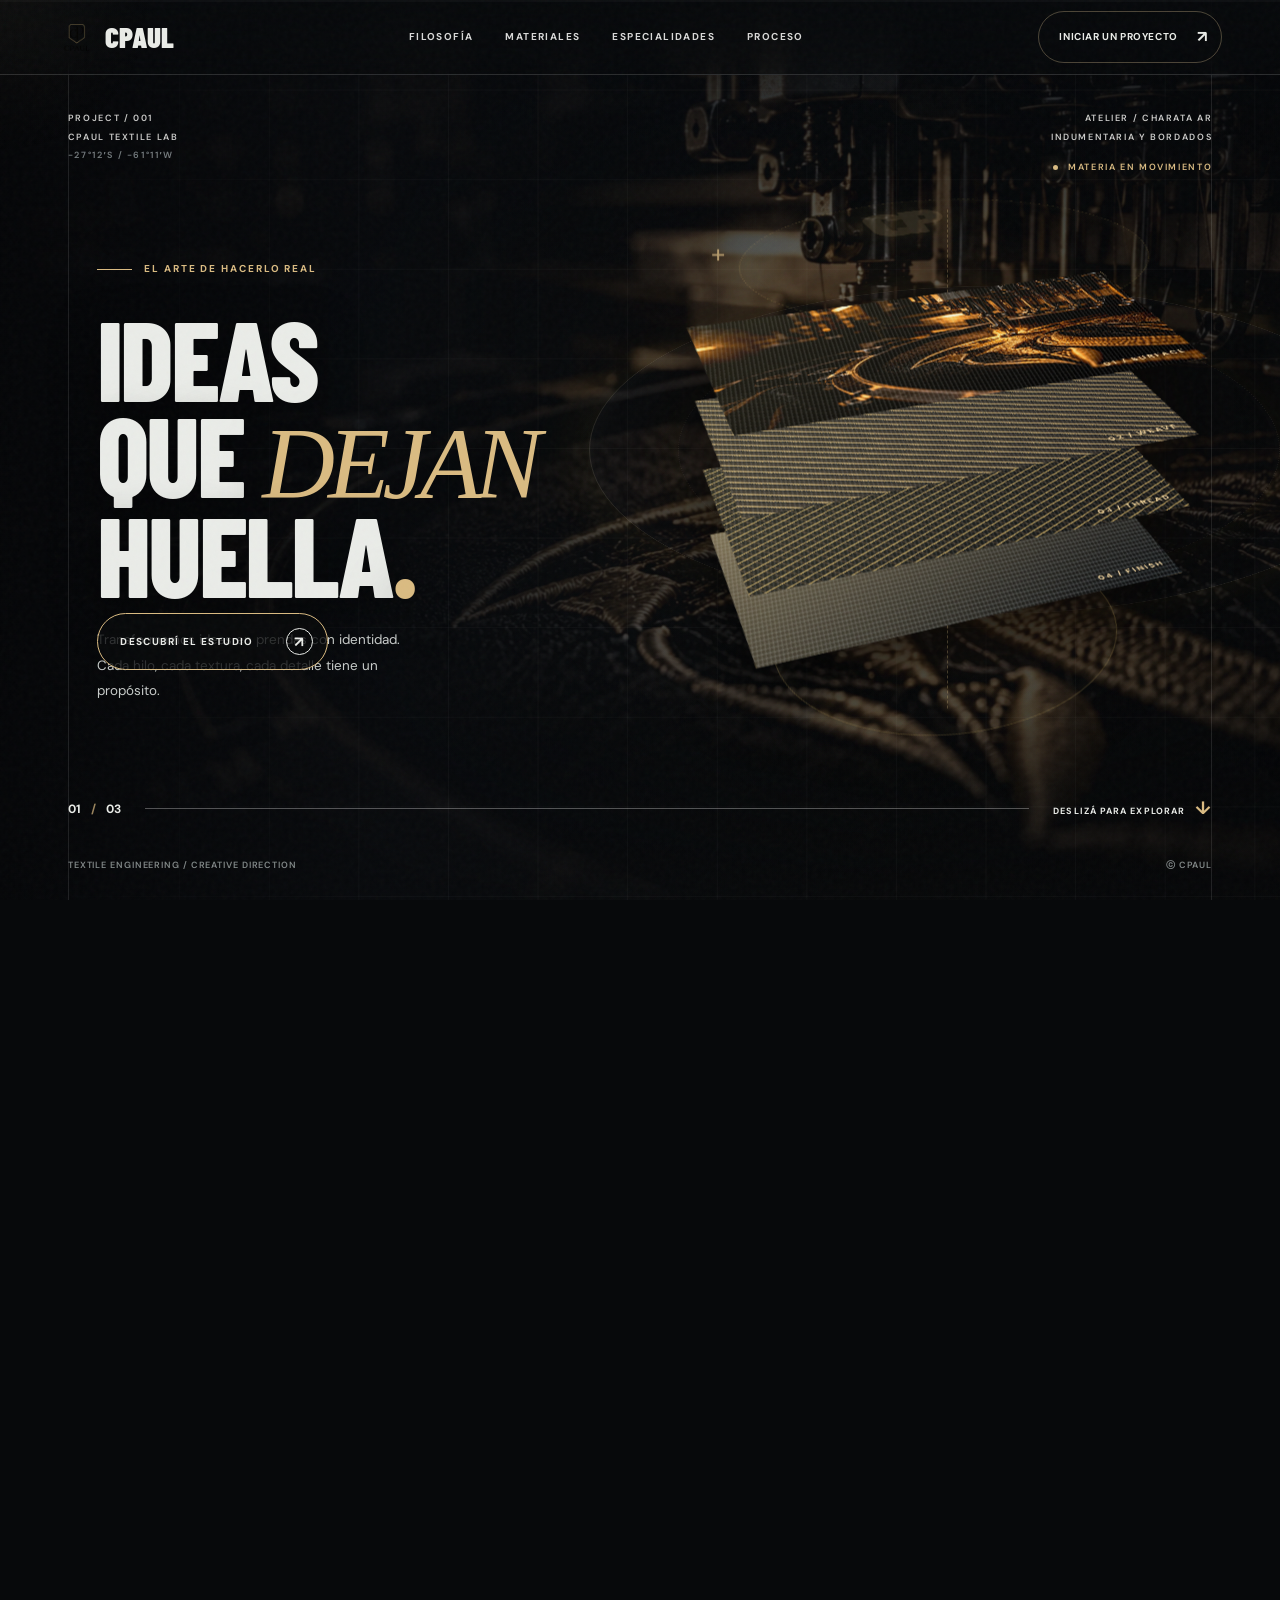
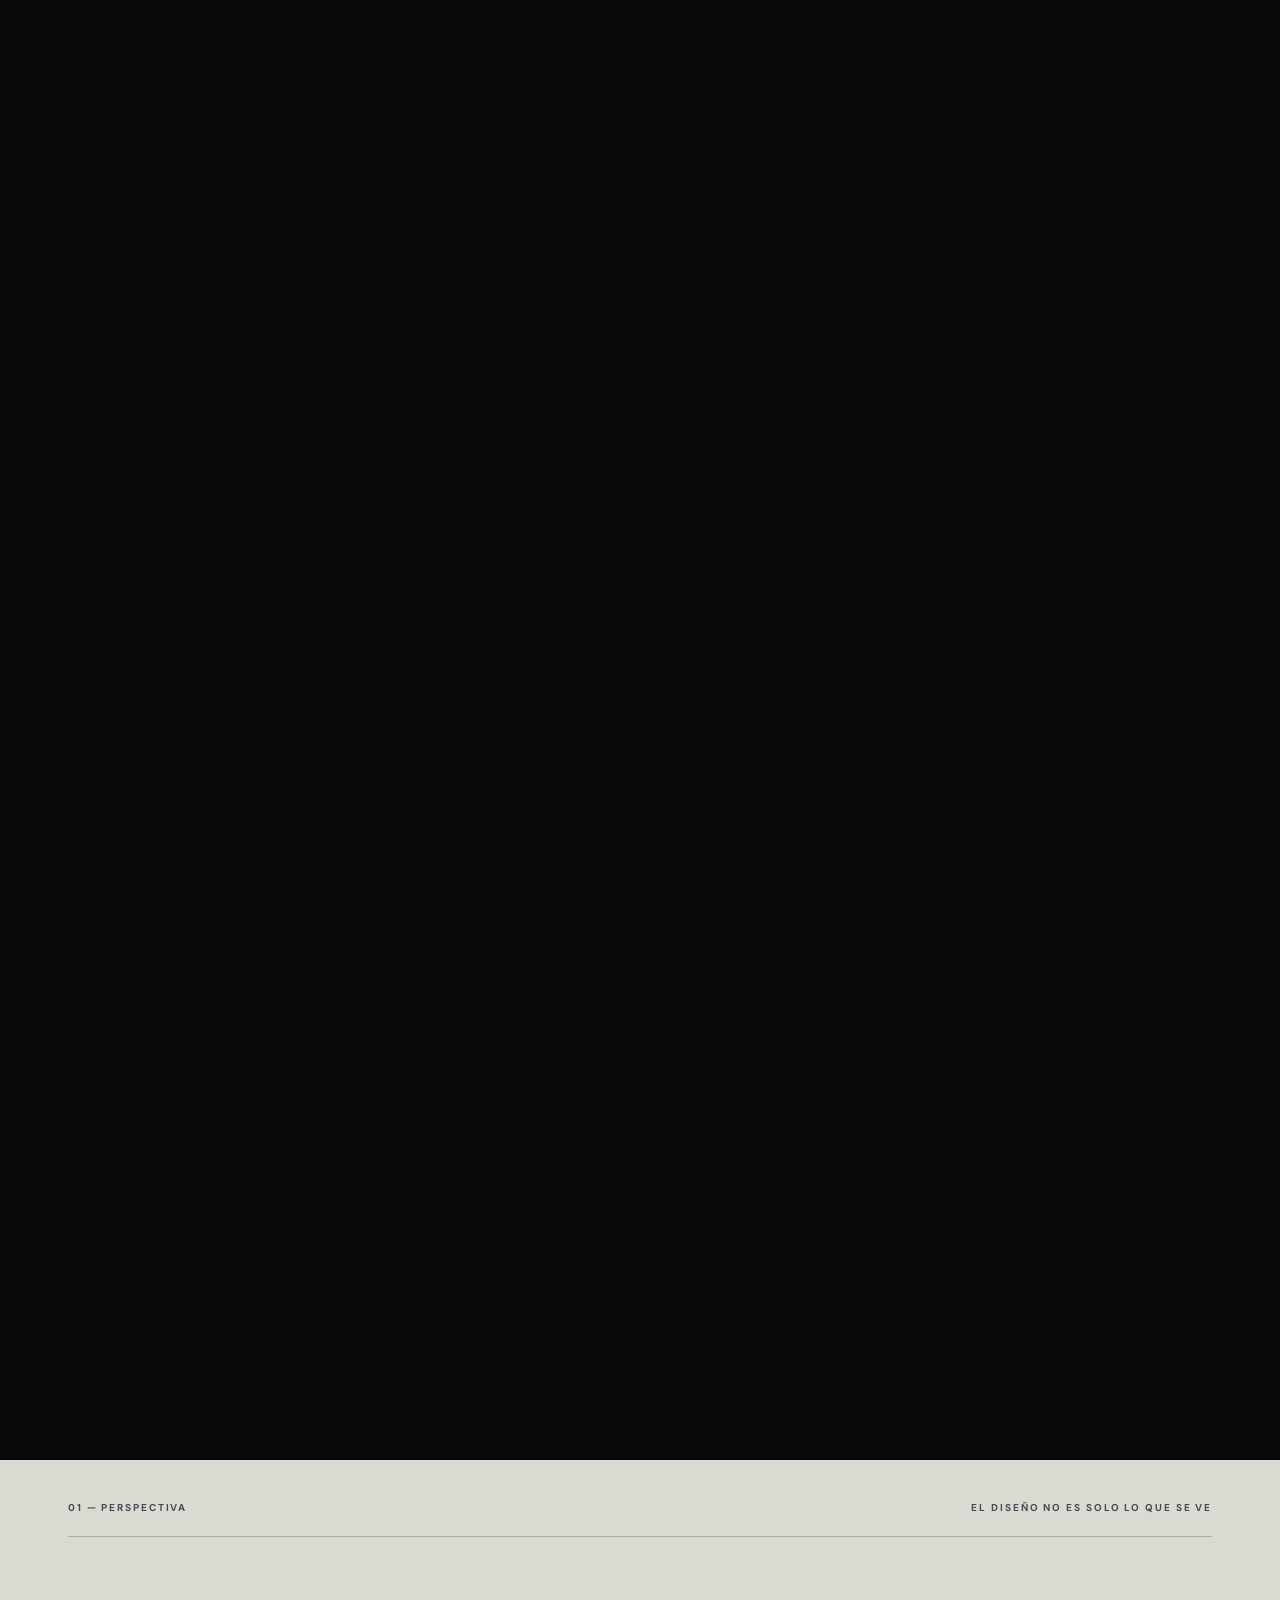
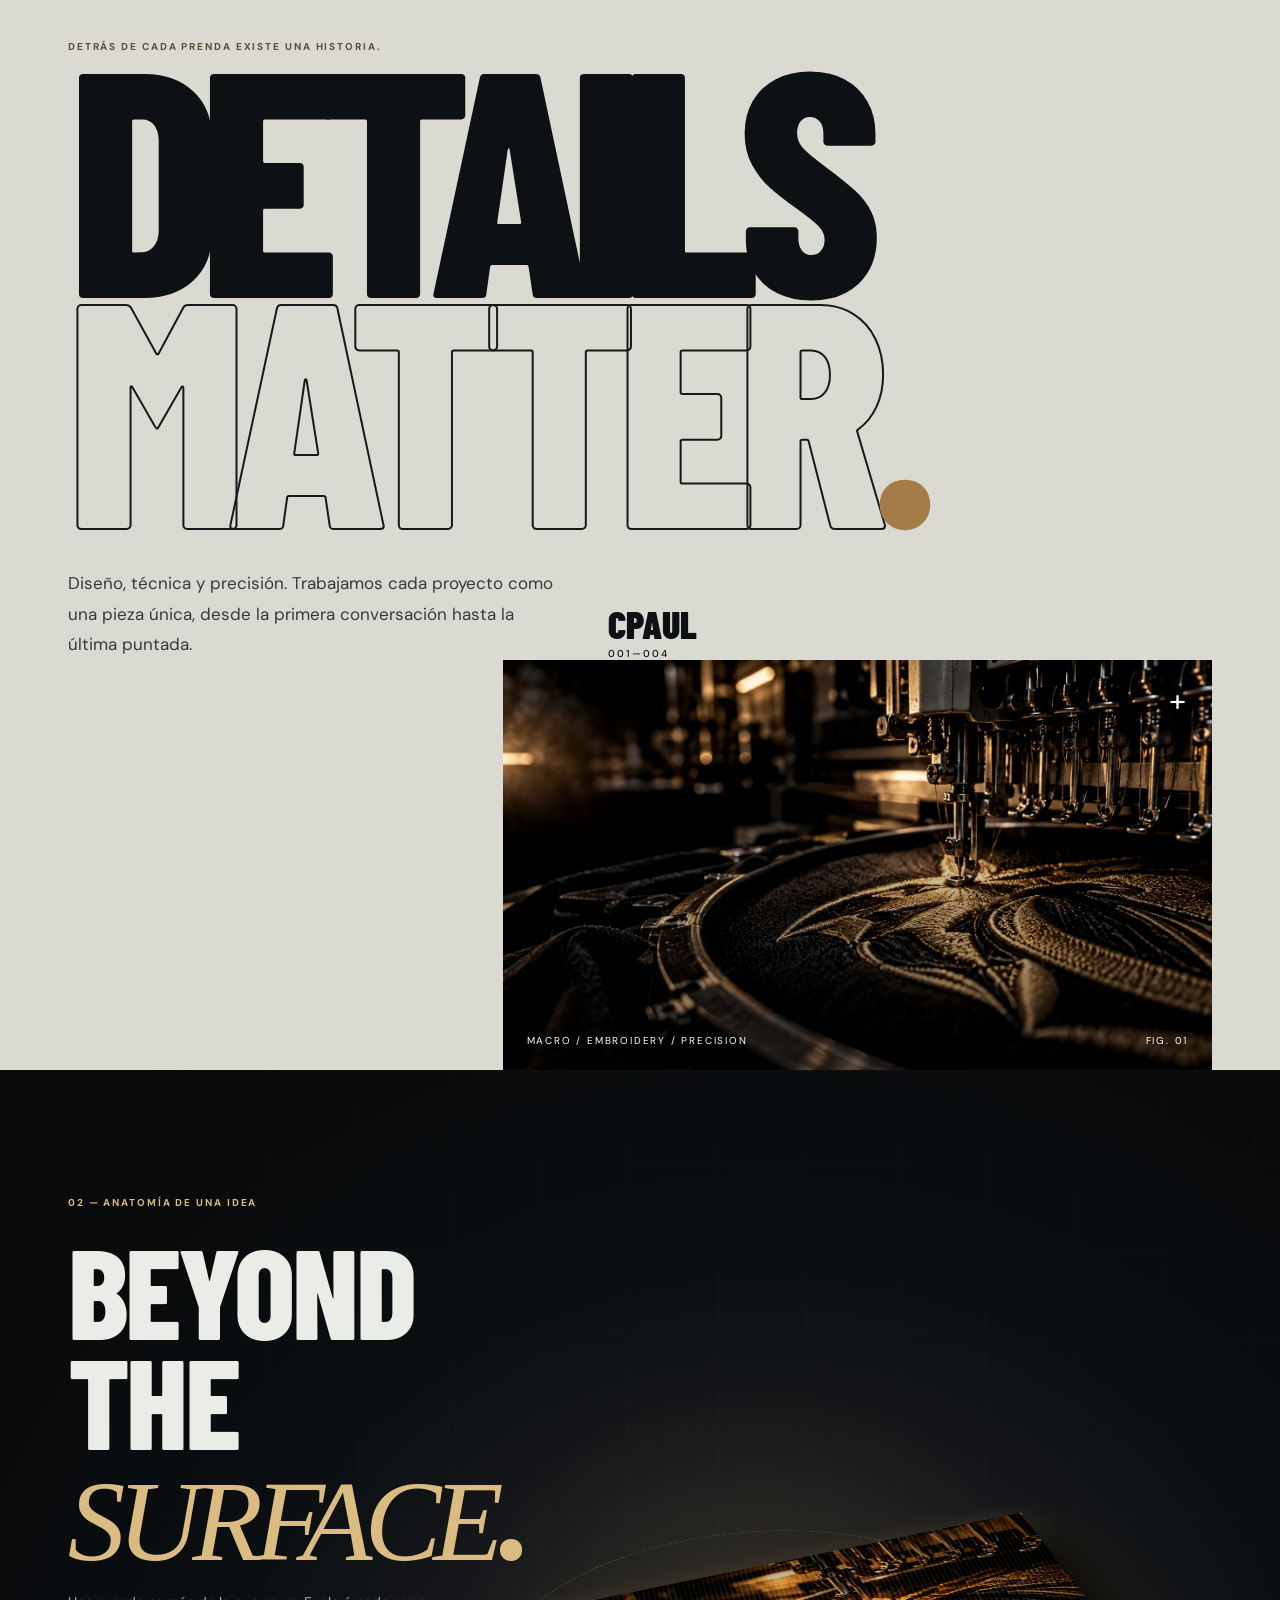
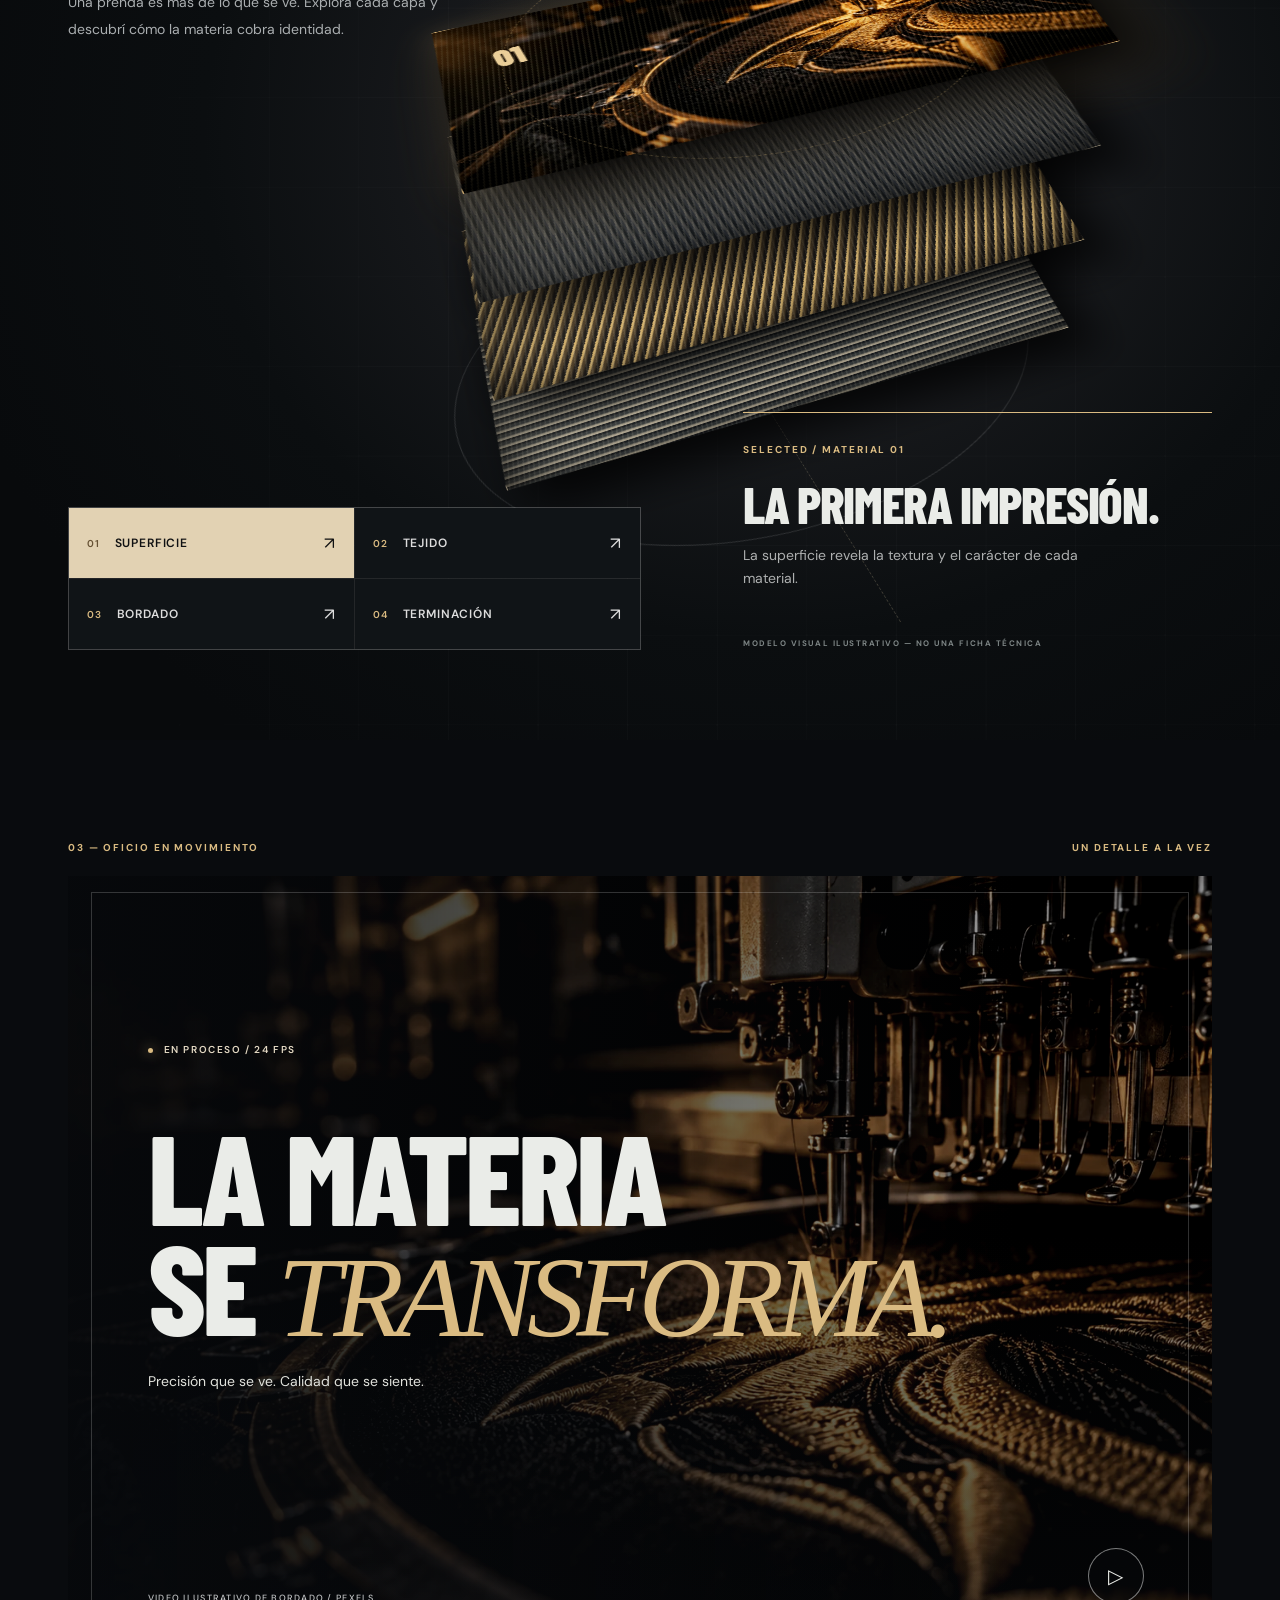
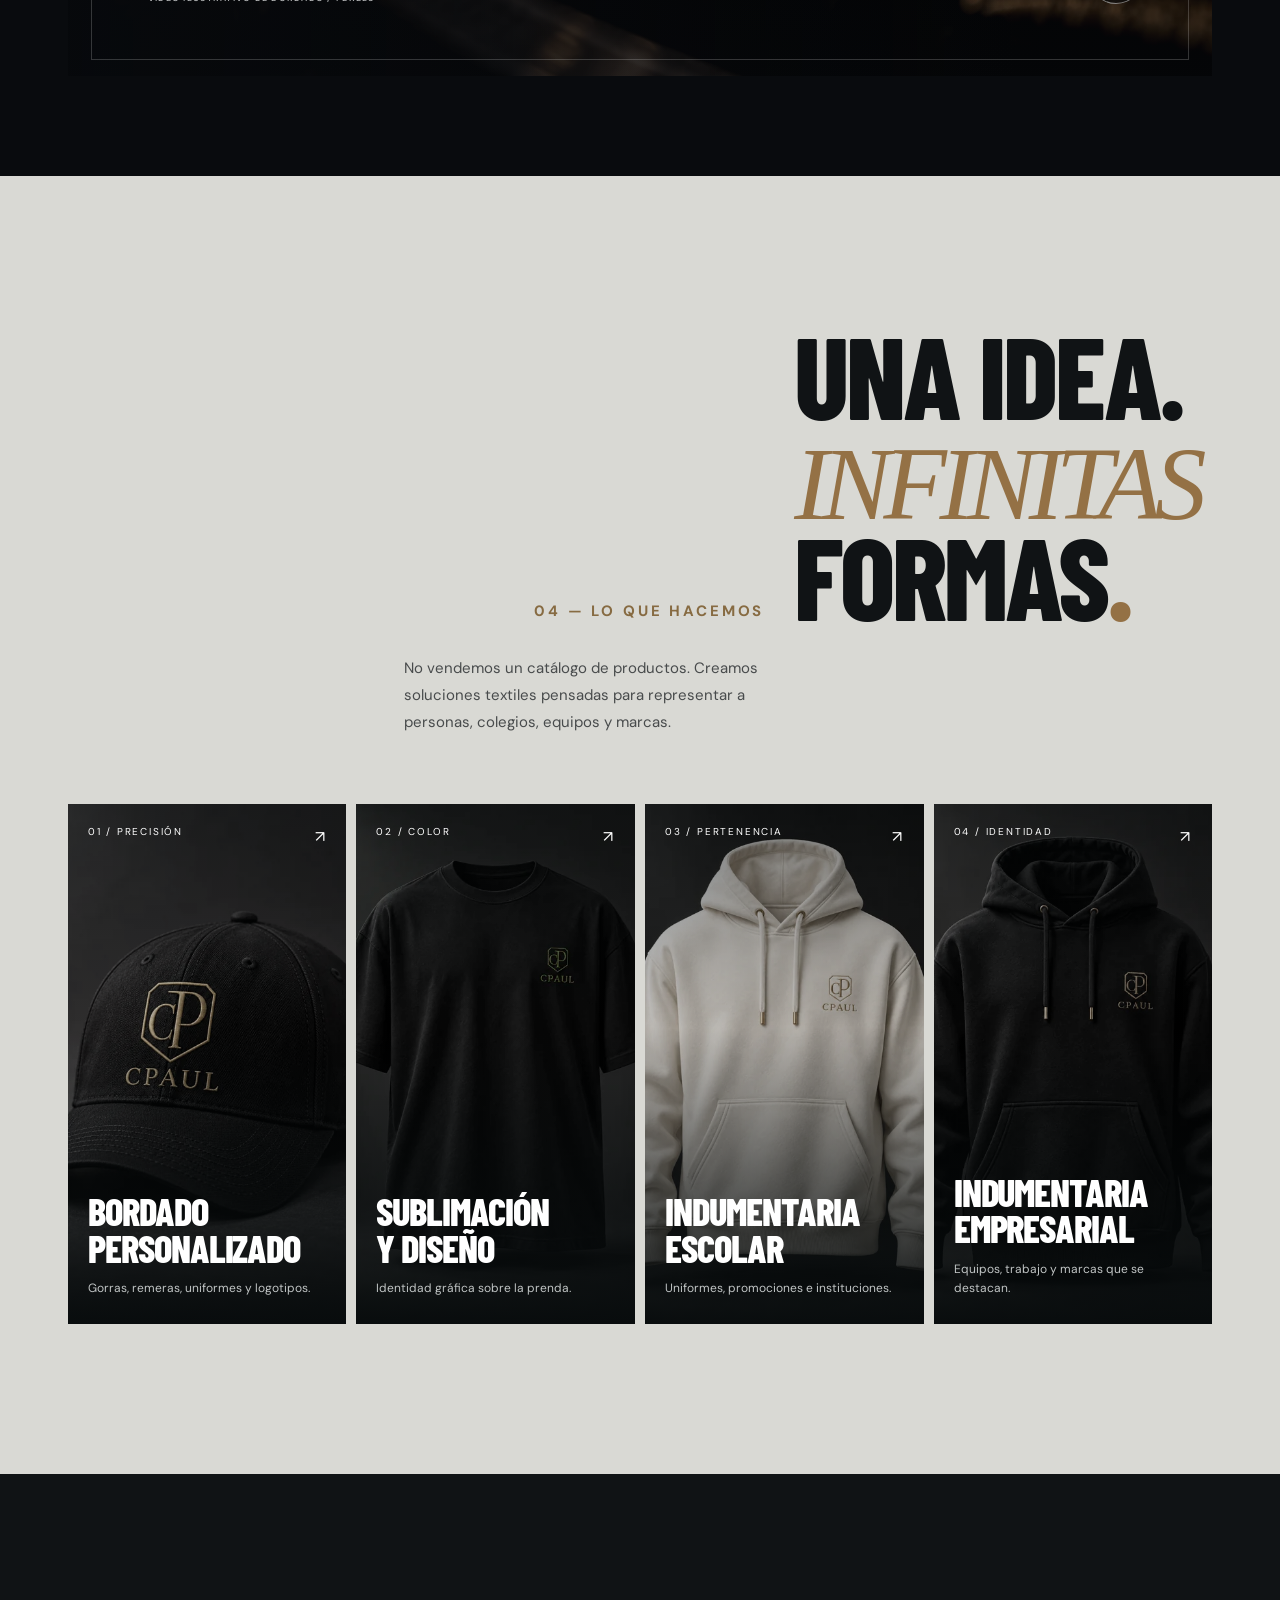
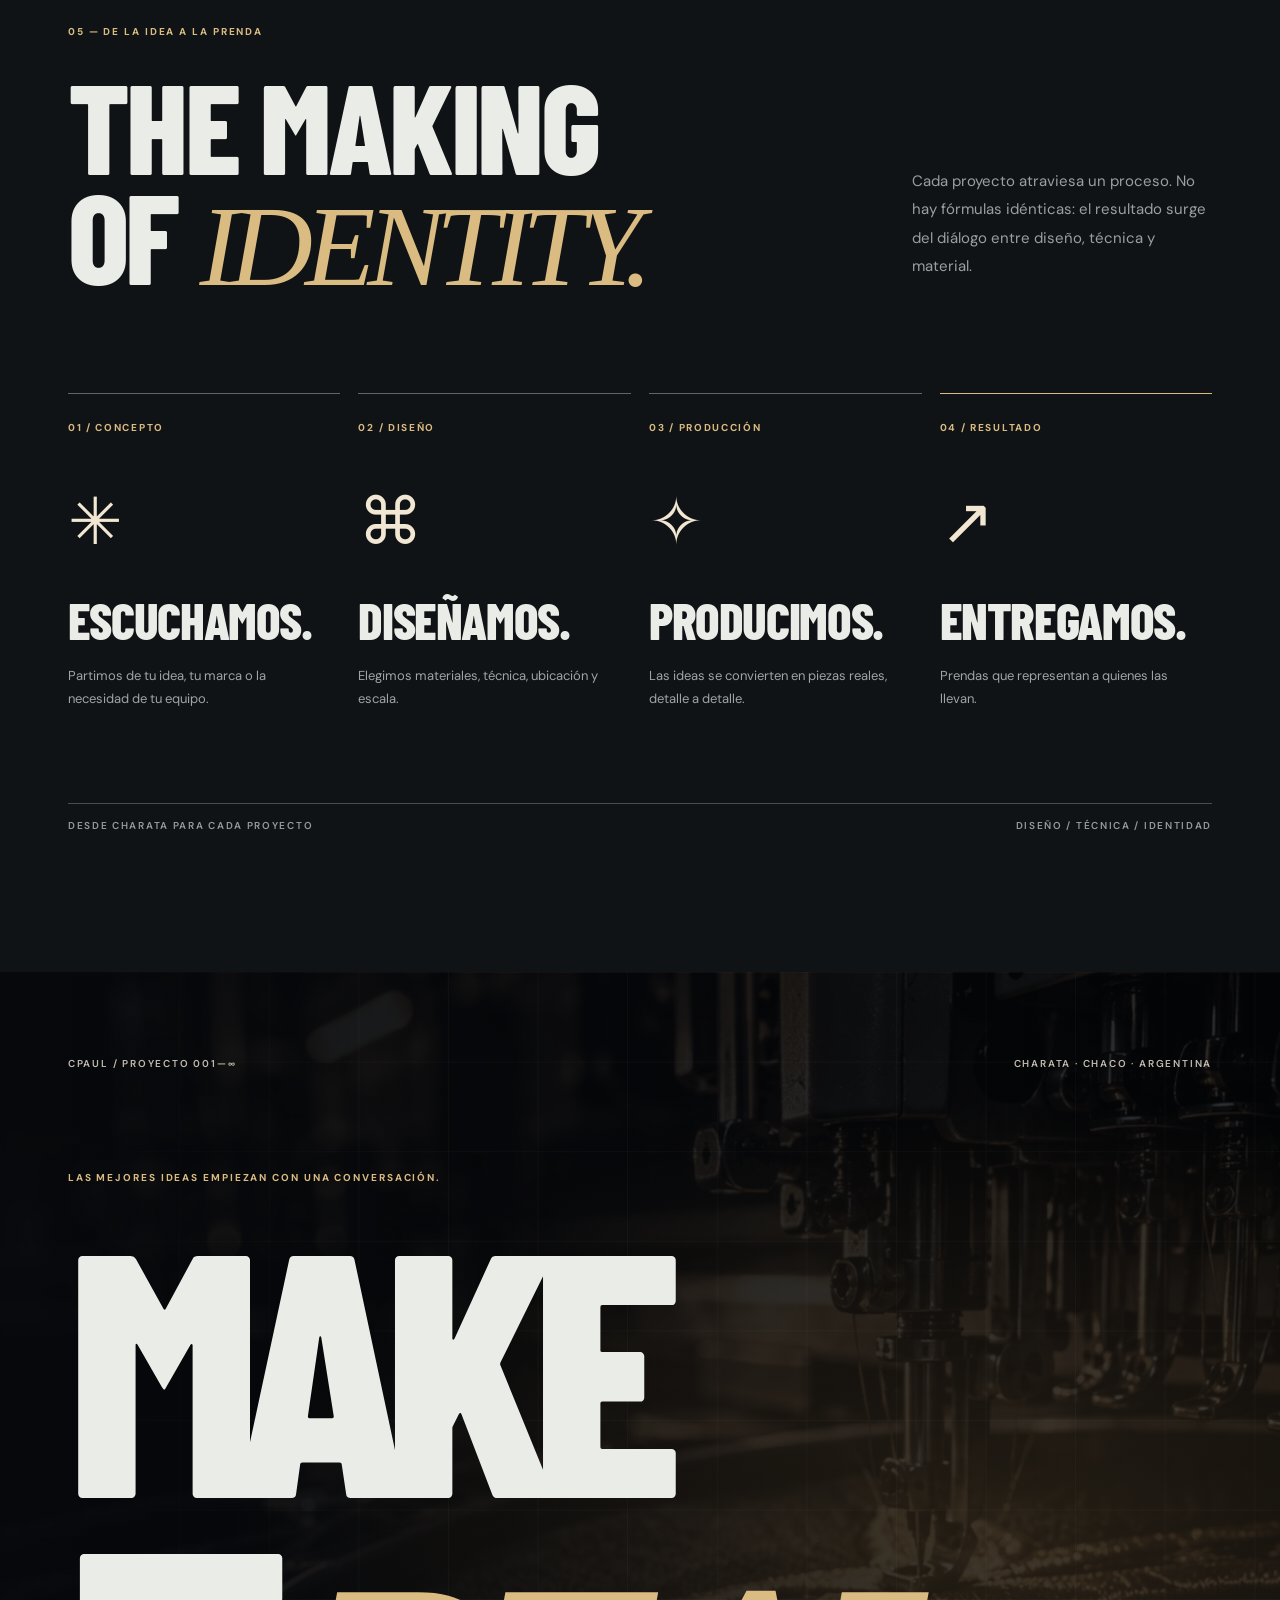
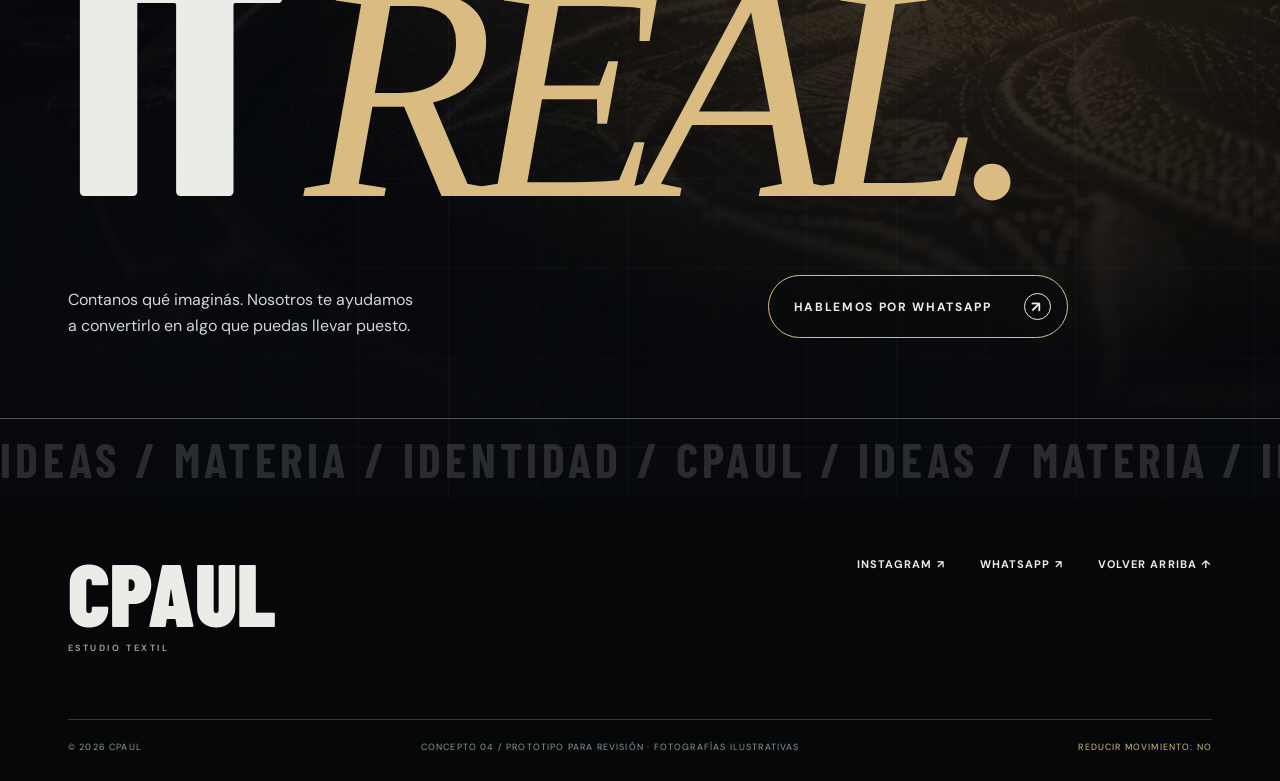
<file: index.html>
<!doctype html>
<html lang="es-AR">
<head>
<meta charset="utf-8">
<meta name="viewport" content="width=device-width, initial-scale=1, viewport-fit=cover">
<meta name="theme-color" content="#07090b">
<meta name="robots" content="noindex,nofollow">
<meta name="description" content="CPAUL — bordados, sublimación e indumentaria personalizada en Charata, Chaco. Una experiencia interactiva sobre diseño, materia e identidad.">
<title>CPAUL / Materia en movimiento — Concepto 04</title>
<link rel="icon" href="assets/images/logo.webp" type="image/webp">
<link rel="preconnect" href="https://fonts.googleapis.com">
<link rel="preconnect" href="https://fonts.gstatic.com" crossorigin>
<link href="https://fonts.googleapis.com/css2?family=Barlow+Condensed:wght@400;500;600;700;800;900&family=DM+Sans:wght@400;500;600;700&display=swap" rel="stylesheet">
<link rel="preload" as="image" href="assets/images/concept04-machine.webp" fetchpriority="high">
<style>:root{color-scheme:dark;--bg:#07090b;--ink:#eaece8;--soft:#a4a7a5;--muted:#737b7d;--line:#ffffff27;--line-soft:#ffffff13;--gold:#dabb82;--warm:#9a7449;--accent:#ced6dc;--serif:Georgia,'Times New Roman',serif;--display:'Barlow Condensed',Impact,'Arial Narrow',sans-serif;--body:'DM Sans',Arial,sans-serif;--hero-progress:0;--lab-progress:0;--mouse-x:0;--mouse-y:0}
*,*::before,*::after{box-sizing:border-box}html{scroll-behavior:smooth;scroll-padding-top:76px}body{margin:0;overflow-x:clip;background:var(--bg);color:var(--ink);font:400 15px/1.6 var(--body)}body.menu-open{overflow:hidden}button,a{color:inherit}a{text-decoration:none}button{font:inherit;cursor:pointer}img,video{display:block;max-width:100%}h1,h2,h3,p{margin:0}h1,h2,h3{font-family:var(--display);font-weight:800;text-transform:uppercase;letter-spacing:-.027em;line-height:.86}button:focus-visible,a:focus-visible{outline:2px solid var(--gold);outline-offset:5px}[hidden]{display:none!important}::selection{background:var(--gold);color:var(--bg)}.skip{position:fixed;z-index:200;top:-120px;left:12px;padding:12px;background:#fff;color:#000}.skip:focus{top:12px}
.page-grain{pointer-events:none;position:fixed;inset:0;z-index:90;opacity:.15;background-image:url("data:image/svg+xml,%3Csvg viewBox='0 0 180 180' xmlns='http://www.w3.org/2000/svg'%3E%3Cfilter id='n'%3E%3CfeTurbulence type='fractalNoise' baseFrequency='.98' numOctaves='3' stitchTiles='stitch'/%3E%3C/filter%3E%3Crect width='100%25' height='100%25' filter='url(%23n)' opacity='.20'/%3E%3C/svg%3E")}.scrollbar{position:fixed;top:0;left:0;right:0;height:2px;z-index:100;background:#ffffff08}.scrollbar i{display:block;background:var(--gold);height:100%;width:0;box-shadow:0 0 16px #f4c88199}.cursor-halo{position:fixed;z-index:80;pointer-events:none;width:340px;height:340px;left:0;top:0;background:radial-gradient(circle,#c6a56b13,transparent 65%);transform:translate(calc(var(--mouse-x)*1px - 50%),calc(var(--mouse-y)*1px - 50%));opacity:.6}
.site-header{height:75px;position:fixed;z-index:70;top:0;left:0;right:0;padding:0 clamp(22px,4.5vw,80px);display:flex;align-items:center;gap:30px;background:linear-gradient(#07090be8,#07090b89);border-bottom:1px solid #ffffff24;backdrop-filter:blur(12px)}.brand{display:flex;align-items:center;gap:10px;min-width:255px}.brand img{width:37px;height:37px;object-fit:contain}.brand>span{font:900 29px/.8 var(--display);letter-spacing:.005em}.brand small{font-size:8px;letter-spacing:.22em;color:var(--soft);margin-left:8px;align-self:center}.desktop-nav{margin:auto;display:flex;gap:clamp(18px,2.5vw,43px)}.desktop-nav a{font-size:10px;font-weight:700;letter-spacing:.14em;white-space:nowrap;color:#d9d9d8;transition:color .2s}.desktop-nav a:hover{color:var(--gold)}.header-contact{border:1px solid #c0aa825e;border-radius:40px;padding:12px 14px 12px 20px;font-weight:700;letter-spacing:.06em;font-size:10px;white-space:nowrap;display:flex;gap:19px;align-items:center;transition:.25s}.header-contact span{font-size:16px}.header-contact:hover{background:var(--gold);color:var(--bg)}.menu-toggle{display:none;width:42px;height:40px;border:1px solid #ffffff40;border-radius:50%;background:#0e1113;align-items:center;justify-content:center;flex-direction:column;gap:5px}.menu-toggle span{width:16px;height:1px;background:var(--gold);transition:transform .25s}.menu-open .menu-toggle span:first-child{transform:translateY(3px) rotate(45deg)}.menu-open .menu-toggle span:last-child{transform:translateY(-3px) rotate(-45deg)}.mobile-menu{position:fixed;z-index:65;inset:75px 0 0;padding:32px 7vw 70px;background:#080a0cf8;backdrop-filter:blur(22px);display:flex;flex-direction:column;justify-content:center;gap:0}.mobile-menu a{padding:19px 4px;border-bottom:1px solid #ffffff2a;font:700 clamp(36px,11vw,70px)/1 var(--display);display:flex;justify-content:space-between}.mobile-menu b{font:600 12px var(--body);color:var(--gold)}
.tiny-label,.eyebrow,.kicker{font-size:10px;font-weight:700;letter-spacing:.19em;color:var(--gold);text-transform:uppercase}.section-frame{position:relative;padding-inline:clamp(24px,5.3vw,100px)}.pill-link{border:1px solid var(--gold);padding:14px 14px 14px 22px;border-radius:40px;display:inline-flex;align-items:center;gap:32px;font:700 10px var(--body);letter-spacing:.14em;background:#090a0cce;transition:background .25s,color .25s,transform .25s}.pill-link:hover{background:var(--gold);color:#080a0c;transform:translateY(-2px)}.pill-link>span{width:27px;height:27px;border:1px solid currentColor;border-radius:50%;display:grid;place-items:center;font-size:15px}
h2 em,h1 em{font:italic 500 .9em/.8 var(--serif);text-transform:none;letter-spacing:-.07em;color:var(--gold)}
/* 01: SCROLL-DRIVEN HERO */
.hero-journey{height:340vh;position:relative}.hero-stage{position:sticky;top:0;height:100svh;min-height:690px;isolation:isolate;overflow:hidden;background:radial-gradient(ellipse at 72% 52%,#2a2724 0%,#121516 38%,#07090b 77%)}.hero-backdrop{position:absolute;inset:0;z-index:-6;background:url('assets/images/concept04-machine.webp') center/cover no-repeat;opacity:.56;filter:grayscale(.24) contrast(1.13) saturate(.72) brightness(.78);transform:scale(calc(1.055 + var(--hero-progress)*.19)) translateX(calc(var(--hero-progress)*-2%));will-change:transform}.hero-darkness{position:absolute;inset:0;z-index:-5;background:linear-gradient(90deg,#050608f5 0%,#080a0ddd 30%,#07090b22 68%,#05060899 100%),linear-gradient(0deg,#08090af2,transparent 25%,transparent 70%,#06090dcc)}.hero-grid,.lab-grid,.outro-grid{position:absolute;inset:0;pointer-events:none;background-image:linear-gradient(#ffffff09 1px,transparent 1px),linear-gradient(90deg,#ffffff09 1px,transparent 1px);background-size:clamp(60px,7vw,124px) clamp(60px,7vw,124px);opacity:.82;mask-image:linear-gradient(90deg,transparent,#000 30%,#000 90%)}.hero-orbit{position:absolute;width:clamp(520px,63vw,1110px);aspect-ratio:1;border:1px solid #e4d7b323;border-radius:50%;right:-9%;top:50%;transform:translateY(-50%) rotateX(66deg) rotateZ(calc(var(--hero-progress)*110deg));box-shadow:0 0 70px #d5ab3a13,inset 0 0 30px #ffffff0a}.hero-orbit-two{width:clamp(400px,47vw,840px);right:0;opacity:.65;transform:translateY(-50%) rotateX(64deg) rotateZ(calc(var(--hero-progress)*-140deg));border-style:dashed}.hero-guideline{position:absolute;height:100%;width:1px;background:#ffffff1a;top:0;left:5.3%}.hero-guideline-two{left:auto;right:5.3%}.hero-hud{position:absolute;top:112px;display:flex;flex-direction:column;gap:5px;font:600 9px/1.5 var(--body);letter-spacing:.18em;color:#cbcbc9}.hero-hud.left{left:5.3%}.hero-hud.right{right:5.3%;text-align:right}.hero-hud .coordinate{color:#747b7e}.live-label{margin-top:12px;color:var(--gold)}.live-label i,.film-indicator i{display:inline-block;width:5px;height:5px;border-radius:50%;background:var(--gold);margin-right:7px;box-shadow:0 0 13px var(--gold);animation:pulse 1.8s infinite}@keyframes pulse{50%{opacity:.2;box-shadow:0 0 3px var(--gold)}}
.hero-headline{position:absolute;top:50%;left:clamp(35px,9.5vw,185px);width:min(46%,680px);height:420px;transform:translateY(-45%);z-index:10}.kicker{display:flex;align-items:center;gap:12px}.kicker-line{width:35px;height:1px;background:var(--gold)}.hero-chapter{position:absolute;top:48px;left:0;right:-30%;opacity:0;visibility:hidden;transform:translateY(55px) rotateX(-7deg);transition:opacity .65s,transform .8s,visibility .8s;pointer-events:none}.hero-chapter.active{opacity:1;visibility:visible;transform:translateY(0) rotateX(0);pointer-events:auto}.hero-chapter h1,.hero-chapter h2{font-size:clamp(75px,10.2vw,190px);text-shadow:0 12px 45px #0009;white-space:nowrap}.punctuation{color:var(--gold)}.hero-chapter p{font-size:clamp(12px,1.05vw,15px);line-height:1.9;max-width:330px;margin-top:26px;color:#c8ccca}.hero-link{position:absolute;top:352px;left:0;z-index:10}.hero-bottomline{position:absolute;bottom:77px;left:5.3%;right:5.3%;display:flex;align-items:center;gap:24px}.section-count{font:700 12px var(--body);white-space:nowrap}.section-count i{font-style:normal;color:var(--gold);opacity:.7;padding:0 7px}.scene-line{height:1px;flex:1;background:#ffffff4d}.scene-line i{display:block;height:2px;width:calc(var(--hero-progress)*100%);background:var(--gold);box-shadow:0 0 10px #c8a76c99}.scroll-prompt{font-size:9px;font-weight:700;letter-spacing:.12em;white-space:nowrap}.scroll-prompt b{color:var(--gold);font-size:18px;padding-left:7px}.hero-caption{position:absolute;bottom:28px;left:5.3%;right:5.3%;display:flex;justify-content:space-between;font:600 9px var(--body);color:#808787;letter-spacing:.1em}
/* Actual CSS perspective geometry, with fallback on low-power devices */
.hero-center-art{position:absolute;top:51%;right:2.8%;width:min(56vw,870px);height:75%;transform:translateY(-50%);pointer-events:none;perspective:1200px;z-index:2;filter:drop-shadow(0 28px 34px #000c)}.art-glow{position:absolute;inset:13%;border-radius:50%;background:radial-gradient(circle,#cbab5733 0%,#ac6b3512 35%,transparent 70%);filter:blur(8px);transform:scale(calc(.9 + var(--hero-progress)*.25))}.art-spine{position:absolute;top:13%;bottom:13%;left:50%;border-left:1px dashed #dec48746}.art-scene{position:absolute;left:50%;top:50%;width:62%;height:68%;transform-style:preserve-3d;transform:translate(-50%,-50%) rotateX(calc(61deg - var(--hero-progress)*13deg)) rotateZ(calc(-22deg + var(--hero-progress)*66deg)) rotateY(calc(var(--hero-progress)*10deg + var(--mouse-x)*.003deg));will-change:transform}.art-panel{position:absolute;top:21%;left:6%;width:88%;height:55%;border:1px solid #e9c78a88;box-shadow:0 13px 35px #000a,0 0 20px #d3b06b10,inset 0 0 30px #0008;transform-style:preserve-3d;backface-visibility:visible;clip-path:polygon(2% 0,100% 5%,96% 100%,0 95%);overflow:hidden;display:flex;align-items:flex-end;justify-content:flex-end;padding:16px 26px;transition:filter .4s}.art-panel:before{content:'';position:absolute;inset:0;background-size:cover;opacity:.94}.art-panel:after{content:'';position:absolute;inset:0;background:repeating-linear-gradient(100deg,transparent 0 2px,#ffffff19 3px 4px),linear-gradient(135deg,#ffeea327,#0009 80%);mix-blend-mode:screen}.art-panel span{position:relative;font:700 10px var(--body);color:#ffdfa5;letter-spacing:.2em;text-shadow:0 2px 5px #000}.art-panel-one{transform:translateZ(calc(125px + var(--hero-progress)*120px)) translateY(calc(var(--hero-progress)*-36px));z-index:7}.art-panel-one:before{background-image:url('assets/images/concept04-machine.webp');background-position:center 70%;filter:contrast(1.2)}.art-panel-two{transform:translateZ(calc(45px + var(--hero-progress)*25px)) translateX(calc(var(--hero-progress)*-45px));z-index:6}.art-panel-two:before{background-image:repeating-linear-gradient(25deg,#b69a65 0 2px,#312c27 3px 7px,#171a1d 8px 10px)}.art-panel-three{transform:translateZ(calc(-35px - var(--hero-progress)*40px)) translateX(calc(var(--hero-progress)*42px));z-index:5}.art-panel-three:before{background-image:repeating-linear-gradient(-25deg,#b79b59 0 1px,transparent 2px 9px),repeating-linear-gradient(48deg,#322a20 0 2px,#121414 3px 9px)}.art-panel-four{transform:translateZ(calc(-115px - var(--hero-progress)*110px)) translateY(calc(var(--hero-progress)*50px));z-index:4}.art-panel-four:before{background-image:linear-gradient(155deg,#a38e69aa,transparent),repeating-linear-gradient(0deg,#252b2f 0 2px,#090c0f 3px 7px)}.art-disc{position:absolute;inset:14%;border-radius:50%;border:1px solid #d8ba6e42;box-shadow:inset 0 0 22px #b89d5c14}.disc-back{transform:translateZ(-210px)}.disc-front{transform:translateZ(215px);border-style:dashed}.art-core{position:absolute;top:37%;left:36%;font:900 clamp(60px,7vw,124px)/1 var(--display);letter-spacing:-.12em;color:#dcb978;opacity:calc(.18 + var(--hero-progress)*.4);transform:translateZ(245px);text-shadow:0 0 40px #d4aa4b}.art-core span{font-style:italic}.art-crosshair{position:absolute;color:var(--gold);font:400 26px var(--body);opacity:.75}.crosshair-a{top:17%;left:22%}.crosshair-b{right:8%;bottom:10%}
/* 02: EDITORIAL MANIFESTO */
.manifesto{min-height:1080px;background:#dad9d2;color:#0e1113;overflow:hidden;padding-top:40px;padding-bottom:0}.manifesto-top{display:flex;justify-content:space-between;padding-bottom:20px;border-bottom:1px solid #11111138}.manifesto .tiny-label{color:#444b4e}.manifesto-content{position:relative;z-index:2;padding:clamp(60px,8vw,130px) 0 120px}.manifesto .eyebrow{color:#5a4d3a}.split-head{font-size:clamp(145px,25vw,470px);line-height:.72;letter-spacing:-.072em;white-space:nowrap}.outline-text{-webkit-text-stroke:2px #151919;color:transparent;letter-spacing:-.066em}.accent-dot{color:#a47c48}.manifesto-bottom{display:flex;align-items:end;gap:50px;margin-top:52px;width:min(650px,75%)}.manifesto-bottom p{font-size:17px;line-height:1.8;max-width:490px;color:#353b3c}.index-box{white-space:nowrap;display:flex;flex-direction:column;font:900 38px var(--display)}.index-box strong{font:500 10px var(--body);letter-spacing:.2em}.manifesto-photo{position:relative;margin-left:auto;width:62%;height:410px;margin-top:-120px;overflow:hidden;isolation:isolate}.manifesto-photo img{width:100%;height:100%;object-fit:cover;object-position:50% 57%;filter:grayscale(.4) contrast(1.1)}.manifesto-photo:after{content:'';position:absolute;inset:0;background:linear-gradient(180deg,#dbdbd500,transparent 30%,#0009)}.photo-crosshair{position:absolute;z-index:2;right:26px;top:16px;color:#fff;font-size:31px}.photo-meta{position:absolute;z-index:2;bottom:21px;left:24px;right:24px;display:flex;justify-content:space-between;font-size:10px;letter-spacing:.18em;color:#fff}
/* 03: MATERIAL EXPLODED 3D */
.material-lab{position:relative;min-height:1200px;background:radial-gradient(ellipse at 60% 53%,#26262a,#0b0e10 52%,#080a0c 78%);overflow:hidden;padding-top:125px;padding-bottom:90px;isolation:isolate}.lab-background{position:absolute;inset:0;background:radial-gradient(circle at 59% 48%,#b8944445,transparent 30%);opacity:.6;z-index:-1}.lab-grid{opacity:.65;z-index:-1}.lab-heading{position:relative;z-index:3;max-width:620px}.lab-heading h2{font-size:clamp(83px,10vw,185px);margin:23px 0 22px}.lab-heading h2 span{color:var(--gold)}.lab-heading>p:last-child{max-width:380px;font-size:14px;color:#aaaeb0;line-height:1.9}.lab-machine{position:relative;height:700px;width:min(80%,1110px);margin:-190px 0 -140px auto;perspective:1550px;pointer-events:none}.lab-world{position:absolute;inset:0;transform-style:preserve-3d;transform:rotateX(calc(51deg - var(--lab-progress)*12deg)) rotateZ(calc(-24deg + var(--lab-progress)*20deg)) rotateY(calc(var(--mouse-x)*.007deg));will-change:transform;transition:transform .12s ease-out}.lab-ring{position:absolute;inset:16% 19%;border:1px solid #ffffff22;border-radius:50%;transform:translateZ(-220px)}.ring-b{inset:24% 28%;transform:translateZ(200px);border-style:dashed;border-color:#dab87850}.lab-axis{position:absolute;top:0;bottom:0;left:50%;width:1px;border-left:1px dashed #c8b99144;transform:translateZ(-250px)}.fabric-slice{position:absolute;width:64%;height:39%;top:30%;left:21%;transform-style:preserve-3d;filter:drop-shadow(12px 35px 27px #000c);backface-visibility:visible;transition:filter .3s}.fabric-face{position:absolute;inset:0;clip-path:polygon(6% 0,100% 9%,93% 100%,0 90%);border:1px solid #e4d1ab99;overflow:hidden;background-color:#242629;box-shadow:inset 0 0 54px #0009}.fabric-face:before{content:'';position:absolute;inset:0;background:repeating-linear-gradient(104deg,#e6ddba26 0px 1px,transparent 2px 5px),linear-gradient(120deg,#f3e0b625,transparent 40%,#0009 100%);mix-blend-mode:screen}.fabric-face:after{content:'';position:absolute;inset:0;box-shadow:inset 0 0 95px #000b}.fabric-slice .slice-id{position:absolute;top:16%;left:12%;font:900 37px var(--display);color:#f6dba7;z-index:2}.slice-four{transform:translate3d(calc(var(--lab-progress)*75px),calc(var(--lab-progress)*70px),calc(-180px - var(--lab-progress)*130px))}.slice-four .fabric-face{background:repeating-linear-gradient(0deg,#c2b79f 0 2px,#3b4042 4px 7px,#181b1f 8px 10px)}.slice-three{transform:translate3d(calc(var(--lab-progress)*42px),calc(var(--lab-progress)*32px),calc(-56px - var(--lab-progress)*40px))}.slice-three .fabric-face{background:repeating-linear-gradient(120deg,#e9c276 0 2px,#59472e 3px 5px,#1e1b19 7px 10px),repeating-linear-gradient(-20deg,transparent 1px,#ffffff35 2px 4px)}.slice-two{transform:translate3d(calc(var(--lab-progress)*-48px),calc(var(--lab-progress)*-40px),calc(65px + var(--lab-progress)*95px))}.slice-two .fabric-face{background:repeating-linear-gradient(89deg,#4c4c4a 0 2px,#1a1e21 3px 5px,#30343a 6px 8px),repeating-linear-gradient(0deg,transparent,#b9b5a7 4px)}.slice-one{transform:translate3d(calc(var(--lab-progress)*-82px),calc(var(--lab-progress)*-88px),calc(186px + var(--lab-progress)*160px))}.slice-one .fabric-face{background:url('assets/images/concept04-machine.webp') center 68%/cover;filter:brightness(.9) contrast(1.14)}.fabric-slice.selected{filter:drop-shadow(18px 35px 36px #000) drop-shadow(0 0 16px #c3a06442)}.fabric-slice.selected .fabric-face{border-color:#ffd58e}.lab-bottom{position:relative;z-index:5;display:grid;grid-template-columns:1.1fr .9fr;gap:clamp(40px,8vw,150px);align-items:end}.material-select{display:grid;grid-template-columns:repeat(2,minmax(0,1fr));gap:1px;background:#ffffff1c;border:1px solid #ffffff24}.material-select button{border:0;background:#101417;color:#ddd;text-align:left;display:flex;gap:15px;align-items:center;min-height:70px;padding:13px 18px;font:600 12px var(--body);letter-spacing:.07em;transition:background .3s,color .3s}.material-select button small{color:var(--gold);font-size:10px}.material-select button b{margin-left:auto;font:400 17px var(--body)}.material-select button.selected,.material-select button:hover{background:#e2d2b3;color:#101112}.material-select button.selected small,.material-select button:hover small{color:#665234}.material-info{border-top:1px solid var(--gold);padding-top:23px}.material-info h3{font-size:clamp(39px,4vw,69px);margin-top:22px;margin-bottom:18px}.material-info>p{color:#aeb0b0;max-width:360px;min-height:65px;font-size:14px}.material-info>.tiny-label:last-child{display:block;margin-top:28px;color:#7d8585;font-size:8px}
/* 04: REAL FILM */
.craft-film{background:#090b0e;padding-top:100px;padding-bottom:100px}.craft-film-header{display:flex;justify-content:space-between;margin-bottom:20px}.film-window{position:relative;min-height:650px;height:min(70vw,800px);overflow:hidden;background:#13161a;isolation:isolate}.film-window video{position:absolute;inset:0;width:100%;height:100%;object-fit:cover;z-index:-3;filter:contrast(1.14) saturate(.73) brightness(.6)}.film-window .film-shade{position:absolute;inset:0;z-index:-2;background:linear-gradient(90deg,#07090cf0,transparent 83%),linear-gradient(0deg,#07090c9b,transparent 55%)}.film-window:after{content:'';position:absolute;inset:2%;border:1px solid #ffffff30;pointer-events:none}.film-inside{position:absolute;top:20%;left:7%;z-index:2}.film-indicator{font:600 10px var(--body);letter-spacing:.16em;color:#e4d9c4}.film-inside h2{margin-top:60px;font-size:clamp(76px,10vw,174px);max-width:800px}.film-inside p{margin-top:26px;font-size:14px;color:#e1e2dc}.film-toggle{position:absolute;right:6%;bottom:9%;z-index:4;border:1px solid #fff7;border-radius:50%;width:56px;height:56px;font-size:20px;background:#07090b99;display:grid;place-items:center}.film-toggle:hover{background:#e5c48a;color:#090a0c}.film-credit{position:absolute;bottom:9%;left:7%;font:500 9px var(--body);letter-spacing:.14em;color:#c2c4c5}
/* 05: APPLICATIONS */
.services{background:#d9d9d4;color:#101315;padding-top:125px;padding-bottom:150px;overflow:hidden}.services-heading{display:grid;grid-template-columns:1fr .6fr;gap:30px;align-items:end;margin-bottom:68px}.services-heading h2{font-size:clamp(78px,9vw,169px);margin-top:24px}.services-heading h2 em{color:#947145}.services-heading h2 span{color:#947145}.services-heading .eyebrow{color:#876b42}.services-heading>p{font-size:15px;max-width:360px;line-height:1.8;color:#484b4c;justify-self:end}.service-grid{display:grid;grid-template-columns:repeat(4,minmax(0,1fr));gap:10px}.service-card{min-height:600px;position:relative;isolation:isolate;overflow:hidden;background:#15191b;color:#fff;display:flex;flex-direction:column;justify-content:space-between;transition:transform .45s cubic-bezier(.2,.7,.1,1)}.service-card:hover{transform:translateY(-12px)}.service-image{position:absolute;inset:0;z-index:-2;overflow:hidden}.service-image img{width:100%;height:100%;object-fit:cover;transition:transform 1s cubic-bezier(.2,.7,.1,1);filter:saturate(.66) brightness(.78)}.service-card:hover .service-image img{transform:scale(1.09)}.service-card:after{content:'';position:absolute;inset:0;z-index:-1;background:linear-gradient(0deg,#070b0cf5,transparent 57%,#070b0c62)}.service-top{padding:20px;display:flex;justify-content:space-between;font-size:10px;letter-spacing:.18em}.service-top b{font-size:16px;font-weight:400}.service-bottom{padding:25px 20px 26px}.service-bottom h3{font-size:clamp(30px,3vw,52px);line-height:.95}.service-bottom p{color:#c1c5c5;font-size:12px;margin-top:13px}.card-sublimacion{background:#141d28}.card-sublimacion .service-image img{filter:hue-rotate(35deg) saturate(1.15) brightness(.72)}.card-escolar{background:#35302a}.card-corporativo{background:#101418}
/* 06: PROCESS */
.process{padding-top:150px;padding-bottom:140px;background:#101315;overflow:hidden}.process-header{display:flex;align-items:end;justify-content:space-between;gap:40px}.process-header h2{font-size:clamp(85px,10vw,185px);margin-top:29px}.process-header>p{max-width:300px;color:#9a9fa0;line-height:1.9;margin-bottom:12px}.process-track{display:grid;grid-template-columns:repeat(4,minmax(0,1fr));gap:18px;margin-top:100px}.process-step{position:relative;padding:20px 16px 23px 0;border-top:1px solid #ffffff57;min-height:340px;transition:border-color .4s}.process-step:hover,.process-step.active{border-top-color:var(--gold)}.process-step>span{font:700 10px var(--body);letter-spacing:.17em;color:var(--gold)}.step-line{position:absolute;top:-1px;left:0;height:3px;width:0;background:var(--gold);transition:width .6s}.process-step:hover .step-line{width:100%}.step-icon{display:block;font:300 65px var(--display);height:160px;line-height:160px;color:#f1e7d3}.process-step h3{font-size:clamp(37px,4vw,68px)}.process-step p{color:#9ea5a5;max-width:245px;margin-top:22px;font-size:13px;line-height:1.8}.process-footer{border-top:1px solid #ffffff3d;margin-top:70px;padding-top:15px;display:flex;justify-content:space-between;gap:20px;font:600 10px var(--body);letter-spacing:.17em;color:#949b9c}
/* END */
.outro{min-height:880px;position:relative;overflow:hidden;isolation:isolate;padding:85px clamp(24px,5.3vw,100px) 160px;background:#07090c}.outro:before{content:'';position:absolute;inset:0;background:url('assets/images/concept04-machine.webp') center/cover;filter:brightness(.3) grayscale(.55);z-index:-3}.outro:after{content:'';position:absolute;inset:0;background:linear-gradient(90deg,#07090de0,#07090d69),linear-gradient(0deg,#07090c,transparent 50%);z-index:-2}.outro-grid{z-index:-1}.outro-glow{position:absolute;inset:0;background:radial-gradient(ellipse at 80% 50%,#a8824a31,transparent 55%);z-index:-1}.outro-meta{display:flex;justify-content:space-between;color:#c2bcb0;font:600 10px var(--body);letter-spacing:.18em;margin-bottom:100px}.outro>h2{font-size:clamp(175px,27vw,500px);letter-spacing:-.078em;margin-top:25px;white-space:nowrap;position:relative;z-index:2}.outro>h2 em{color:var(--gold)}.outro-actions{display:flex;align-items:end;gap:60px;justify-content:space-between;margin-top:60px;max-width:1000px}.outro-actions>p{font-size:16px;color:#d3d6d4;max-width:350px}.pill-link.big{font-size:12px;padding:17px 16px 17px 25px;white-space:nowrap}.outro-marquee{position:absolute;bottom:0;left:0;right:0;border-top:1px solid #ffffff4a;height:80px;overflow:hidden;font:700 48px/80px var(--display);letter-spacing:.09em;color:#ffffff24;white-space:nowrap}.outro-marquee span{display:block;width:max-content;animation:marquee 30s linear infinite}@keyframes marquee{to{transform:translateX(-35%)}}
footer{padding:58px clamp(24px,5.3vw,100px) 27px;background:#060708;display:grid;grid-template-columns:1fr 1fr;gap:65px}.footer-brand{font:900 88px/.82 var(--display)}.footer-brand span{display:block;font:600 9px var(--body);letter-spacing:.28em;color:var(--soft);margin-top:13px}.footer-links{display:flex;gap:35px;justify-content:end;font-size:11px;font-weight:700;letter-spacing:.1em}.footer-links a:hover{color:var(--gold)}.footer-meta{grid-column:1/-1;border-top:1px solid #ffffff32;padding-top:20px;display:flex;gap:20px;justify-content:space-between;font-size:9px;letter-spacing:.13em;color:#92999b}.footer-meta button{border:0;background:none;font:inherit;color:var(--gold);letter-spacing:inherit;padding:0}
/* Progressive reveal with no-JS content always visible */
.js [data-reveal]{opacity:0;transform:translateY(42px);transition:opacity .9s,transform 1.1s cubic-bezier(.19,1,.22,1)}.js [data-reveal].is-visible{opacity:1;transform:translateY(0)}.js .service-card:nth-child(2){transition-delay:.1s}.js .service-card:nth-child(3){transition-delay:.18s}.js .service-card:nth-child(4){transition-delay:.26s}
@media(max-width:1300px){.brand{min-width:auto}.brand small{display:none}.hero-center-art{right:-7%;width:66vw}.hero-headline{left:7.6%;width:53%}.hero-chapter h1,.hero-chapter h2{font-size:clamp(76px,10.7vw,160px)}.lab-machine{width:91%;margin-right:-5%}.service-card{min-height:520px}}
@media(max-width:1030px){.desktop-nav{display:none}.menu-toggle{display:flex}.site-header{justify-content:space-between}.header-contact{margin-left:auto}.hero-headline{width:65%;left:6%}.hero-center-art{right:-17%;width:78vw;opacity:.95}.hero-darkness{background:linear-gradient(90deg,#050608ed,#050608bb 47%,#08090a40),linear-gradient(0deg,#07090bfa,transparent 33%)}.manifesto{min-height:900px}.split-head{font-size:clamp(128px,25vw,270px)}.manifesto-photo{width:78%}.lab-heading h2{font-size:clamp(86px,12vw,135px)}.lab-machine{height:640px;margin-top:-30px;margin-bottom:-40px;width:100%}.lab-bottom{grid-template-columns:1fr 1fr;gap:30px}.services-heading h2{font-size:clamp(80px,10vw,120px)}.service-grid{grid-template-columns:repeat(2,minmax(0,1fr))}.service-card{min-height:540px}.process-header h2{font-size:clamp(83px,11vw,140px)}.process-track{grid-template-columns:repeat(2,minmax(0,1fr))}.process-step{min-height:280px}.outro>h2{font-size:clamp(170px,27vw,330px)}}
@media(max-width:700px){html{scroll-padding-top:66px}.site-header{height:66px;padding:0 20px}.brand>span{font-size:25px}.brand img{width:32px;height:32px}.header-contact{display:none}.mobile-menu{top:66px}.cursor-halo{display:none}.hero-journey{height:255svh}.hero-stage{min-height:0;height:100svh}.hero-backdrop{background-position:65% 50%;opacity:.6}.hero-darkness{background:linear-gradient(0deg,#050608f5 0%,#050608c7 38%,#05060845 78%,#0506089a),linear-gradient(90deg,#050608a0,transparent)}.hero-hud{top:94px;font-size:8px}.hero-hud.left{left:6%}.hero-hud.right{right:6%}.hero-hud.right span:nth-child(2){display:none}.hero-orbit{width:110vw;right:-36%;top:42%}.hero-orbit-two{width:85vw;right:-19%;top:41%}.hero-headline{top:auto;left:7%;right:7%;bottom:126px;width:auto;transform:none;height:345px}.hero-chapter{top:33px;right:0}.hero-chapter h1,.hero-chapter h2{font-size:clamp(73px,16vw,126px);line-height:.8}.hero-chapter p{font-size:12px;max-width:285px;margin-top:19px}.hero-link{top:auto;bottom:-3px;padding:12px 12px 12px 16px;font-size:9px;gap:16px}.hero-center-art{width:110vw;height:54%;top:41%;right:-38%;opacity:.74;filter:drop-shadow(0 10px 15px #0009)}.hero-center-art .art-scene{width:75%}.art-panel span{font-size:8px;padding:0}.art-disc{display:none}.hero-bottomline{bottom:70px;left:7%;right:7%;gap:12px}.hero-caption{bottom:24px;left:7%;right:7%;font-size:7px}.scroll-prompt{font-size:8px}.manifesto{min-height:0;padding:25px 6% 70px}.manifesto-top{gap:20px}.manifesto .tiny-label{font-size:8px}.manifesto-content{padding:75px 0 110px}.split-head{font-size:clamp(104px,25vw,210px);line-height:.78}.manifesto-bottom{width:100%;margin-top:35px;align-items:start;gap:30px}.manifesto-bottom p{font-size:13px;max-width:280px}.index-box{font-size:24px}.manifesto-photo{width:106%;margin-right:-6%;height:330px;margin-top:-80px}.photo-meta{font-size:8px}.material-lab{min-height:0;padding:100px 6% 90px}.lab-heading h2{font-size:clamp(79px,14vw,124px)}.lab-heading>p:last-child{font-size:12px}.lab-machine{width:118%;margin:0 -17% -50px -10%;height:540px}.lab-world{transform:rotateX(calc(58deg - var(--lab-progress)*9deg)) rotateZ(calc(-27deg + var(--lab-progress)*18deg))}.fabric-slice{width:80%;height:33%;left:10%;top:32%}.lab-bottom{grid-template-columns:1fr;gap:37px}.material-select{order:2}.material-info{order:1}.material-info h3{font-size:55px}.material-info>p{font-size:13px;min-height:0}.craft-film{padding:80px 5%}.craft-film-header{gap:10px}.film-window{height:570px;min-height:0}.film-window video{object-position:55%}.film-inside{top:23%;left:8%;right:6%}.film-inside h2{font-size:clamp(70px,15vw,126px);margin-top:45px}.film-credit{font-size:8px;bottom:4%;left:8%;max-width:185px}.film-toggle{bottom:5%;right:8%;width:48px;height:48px}.services{padding:100px 5% 95px}.services-heading{display:block;margin-bottom:45px}.services-heading h2{font-size:clamp(75px,14vw,120px)}.services-heading>p{max-width:400px;justify-self:start;margin-top:25px;font-size:13px}.service-grid{gap:8px}.service-card{min-height:420px}.service-bottom h3{font-size:clamp(34px,5vw,45px)}.service-top{font-size:9px;padding:13px}.service-bottom{padding:14px}.service-bottom p{font-size:11px}.process{padding:105px 6%}.process-header{display:block}.process-header h2{font-size:clamp(77px,14vw,140px)}.process-header>p{font-size:13px;margin-top:30px}.process-track{margin-top:65px;gap:12px}.process-step{min-height:265px}.process-step h3{font-size:clamp(33px,6vw,60px)}.step-icon{height:110px;line-height:110px}.process-step p{font-size:11px;margin-top:10px}.process-footer{font-size:8px}.outro{min-height:720px;padding:80px 6% 120px}.outro-meta{font-size:8px;margin-bottom:125px;gap:25px}.outro>h2{font-size:clamp(125px,29vw,260px)}.outro-actions{display:block;margin-top:40px}.outro-actions p{font-size:13px;margin-bottom:35px}.pill-link.big{font-size:10px}.outro-marquee{height:62px;font-size:40px;line-height:62px}footer{padding:50px 6% 25px;grid-template-columns:1fr;gap:35px}.footer-brand{font-size:70px}.footer-links{justify-content:start;gap:25px}.footer-meta{flex-wrap:wrap;font-size:8px}}
@media(max-width:420px){.hero-headline{bottom:126px;height:322px}.hero-chapter h1,.hero-chapter h2{font-size:clamp(64px,17.4vw,77px)}.hero-chapter p{max-width:255px;line-height:1.6}.hero-center-art{right:-45%;top:36%;height:53%}.hero-chapter{top:35px}.hero-link{bottom:-17px}.manifesto .tiny-label:last-child{display:none}.manifesto-bottom p{font-size:12px}.material-lab{padding-top:85px}.lab-heading h2{font-size:clamp(72px,15vw,85px)}.lab-machine{height:440px;margin-bottom:-25px}.service-grid{grid-template-columns:1fr}.service-card{min-height:490px}.service-bottom h3{font-size:48px}.process-track{grid-template-columns:1fr}.process-step{min-height:200px}.step-icon{height:78px;line-height:78px}.outro>h2{font-size:clamp(112px,29vw,140px)}.outro-meta span:last-child{max-width:115px;text-align:right}}
@media(prefers-reduced-motion:reduce){html{scroll-behavior:auto!important}*,*::before,*::after{animation-duration:.001ms!important;animation-iteration-count:1!important;transition-duration:.001ms!important}.js [data-reveal]{opacity:1;transform:none}.hero-chapter{transition:none}.art-scene,.lab-world{will-change:auto}.cursor-halo{display:none}}
body.reduced-motion *,body.reduced-motion *::before,body.reduced-motion *::after{animation-play-state:paused!important;scroll-behavior:auto!important;transition-duration:.001ms!important}body.reduced-motion [data-reveal]{opacity:1!important;transform:none!important}body.reduced-motion .cursor-halo{display:none}

/* Final navigation placement: hero CTA must not intersect the oversized display type */
.hero-stage>.hero-link{position:absolute;left:auto;right:5.3%;bottom:127px;top:auto;z-index:12}
@media(max-width:700px){.hero-stage>.hero-link{left:7%;right:auto;bottom:110px;top:auto}}
@media(min-width:701px){.hero-chapter h1,.hero-chapter h2{font-size:clamp(75px,8.75vw,165px)}}
</style>

</head>
<body>
<a class="skip" href="#contenido">Saltar al contenido</a>
<div class="page-grain" aria-hidden="true"></div>
<div class="scrollbar" aria-hidden="true"><i></i></div>
<div class="cursor-halo" aria-hidden="true"></div>
<header class="site-header" id="site-header">
  <a class="brand" href="#inicio" aria-label="CPAUL — Inicio"><img src="assets/images/logo.webp" alt="" width="40" height="40"><span>CPAUL</span><small>ESTUDIO TEXTIL</small></a>
  <nav class="desktop-nav" aria-label="Secciones"><a href="#manifiesto">FILOSOFÍA</a><a href="#materia">MATERIALES</a><a href="#servicios">ESPECIALIDADES</a><a href="#proceso">PROCESO</a></nav>
  <a class="header-contact" href="#contacto">INICIAR UN PROYECTO <span aria-hidden="true">↗</span></a>
  <button class="menu-toggle" type="button" aria-label="Abrir menú" aria-expanded="false" aria-controls="mobile-menu"><span></span><span></span></button>
</header>
<nav id="mobile-menu" class="mobile-menu" aria-label="Navegación móvil" hidden><a href="#manifiesto">FILOSOFÍA <b>01</b></a><a href="#materia">MATERIALES <b>02</b></a><a href="#servicios">ESPECIALIDADES <b>03</b></a><a href="#proceso">PROCESO <b>04</b></a><a href="#contacto">CONTACTO <b>05</b></a></nav>
<main id="contenido">
<section class="hero-journey" id="inicio" aria-label="Presentación cinematográfica CPAUL">
  <div class="hero-stage">
    <div class="hero-backdrop" aria-hidden="true"></div>
    <div class="hero-darkness" aria-hidden="true"></div>
    <div class="hero-grid" aria-hidden="true"></div>
    <div class="hero-orbit hero-orbit-one" aria-hidden="true"></div>
    <div class="hero-orbit hero-orbit-two" aria-hidden="true"></div>
    <div class="hero-guideline hero-guideline-one" aria-hidden="true"></div>
    <div class="hero-guideline hero-guideline-two" aria-hidden="true"></div>
    <div class="hero-hud left"><span>PROJECT / 001</span><span>CPAUL TEXTILE LAB</span><span class="coordinate">-27°12′S / -61°11′W</span></div>
    <div class="hero-hud right"><span>ATELIER / CHARATA AR</span><span>INDUMENTARIA Y BORDADOS</span><span class="live-label"><i></i> MATERIA EN MOVIMIENTO</span></div>
    <div class="hero-headline">
      <p class="kicker"><span class="kicker-line"></span> EL ARTE DE HACERLO REAL</p>
      <div class="hero-chapter active" data-chapter="0"><h1>IDEAS<br>QUE <em>DEJAN</em><br>HUELLA<span class="punctuation">.</span></h1><p>Transformamos ideas en prendas con identidad. Cada hilo, cada textura, cada detalle tiene un propósito.</p></div>
      <div class="hero-chapter" data-chapter="1"><h2>EL DETALLE<br>LO <em>CAMBIA</em><br>TODO<span class="punctuation">.</span></h2><p>Un acercamiento a la materia. Donde otros ven tela, nosotros vemos posibilidades.</p></div>
      <div class="hero-chapter" data-chapter="2"><h2>DE UN HILO<br>A UNA <em>IDEA</em><br>REAL<span class="punctuation">.</span></h2><p>Bordamos, sublimamos y confeccionamos prendas para personas, instituciones y empresas.</p></div>
      <a class="pill-link hero-link" href="#manifiesto">DESCUBRÍ EL ESTUDIO <span>↗</span></a>
    </div>
    <div class="hero-center-art" aria-hidden="true">
      <div class="art-glow"></div>
      <div class="art-spine"></div>
      <div class="art-scene">
        <div class="art-disc disc-back"></div>
        <div class="art-panel art-panel-four"><span>04 / FINISH</span></div>
        <div class="art-panel art-panel-three"><span>03 / THREAD</span></div>
        <div class="art-panel art-panel-two"><span>02 / WEAVE</span></div>
        <div class="art-panel art-panel-one"><span>01 / SURFACE</span></div>
        <div class="art-disc disc-front"></div>
        <div class="art-core">C<span>P</span></div>
      </div>
      <span class="art-crosshair crosshair-a">+</span><span class="art-crosshair crosshair-b">+</span>
    </div>
    <div class="hero-bottomline"><span class="section-count">01 <i>/</i> 03</span><div class="scene-line"><i></i></div><span class="scroll-prompt">DESLIZÁ PARA EXPLORAR <b>↓</b></span></div>
    <div class="hero-caption">TEXTILE ENGINEERING / CREATIVE DIRECTION <span>ⓒ CPAUL</span></div>
  </div>
</section>
<section class="manifesto section-frame" id="manifiesto">
  <div class="manifesto-top"><span class="tiny-label">01 — PERSPECTIVA</span><span class="tiny-label">EL DISEÑO NO ES SOLO LO QUE SE VE</span></div>
  <div class="manifesto-content"><p class="eyebrow" data-reveal>DETRÁS DE CADA PRENDA EXISTE UNA HISTORIA.</p><h2 class="split-head" data-reveal>DETAILS<br><span class="outline-text">MATTER</span><b class="accent-dot">.</b></h2><div class="manifesto-bottom" data-reveal><p>Diseño, técnica y precisión. Trabajamos cada proyecto como una pieza única, desde la primera conversación hasta la última puntada.</p><span class="index-box">CPAUL <strong>001—004</strong></span></div></div>
  <div class="manifesto-photo" aria-label="Detalle de máquina bordadora trabajando"><img src="assets/images/concept04-machine.webp" alt="Primer plano cinematográfico de una máquina bordadora trabajando sobre tela oscura" loading="lazy"><div class="photo-crosshair">+</div><div class="photo-meta">MACRO / EMBROIDERY / PRECISION <span>FIG. 01</span></div></div>
</section>
<section class="material-lab section-frame" id="materia" aria-label="Exploración de materiales textiles en tres dimensiones">
  <div class="lab-background" aria-hidden="true"></div><div class="lab-grid" aria-hidden="true"></div>
  <div class="lab-heading"><p class="eyebrow">02 — ANATOMÍA DE UNA IDEA</p><h2>BEYOND<br>THE <em>SURFACE</em><span>.</span></h2><p>Una prenda es más de lo que se ve. Explorá cada capa y descubrí cómo la materia cobra identidad.</p></div>
  <div class="lab-machine" aria-label="Representación 3D interactiva de materiales textiles"><div class="lab-world" id="lab-world">
    <div class="lab-ring ring-a"></div><div class="lab-ring ring-b"></div><div class="lab-axis"></div>
    <div class="fabric-slice slice-four" data-material="3"><div class="fabric-face"><span class="slice-id">04</span></div></div>
    <div class="fabric-slice slice-three" data-material="2"><div class="fabric-face"><span class="slice-id">03</span></div></div>
    <div class="fabric-slice slice-two" data-material="1"><div class="fabric-face"><span class="slice-id">02</span></div></div>
    <div class="fabric-slice slice-one" data-material="0"><div class="fabric-face"><span class="slice-id">01</span></div></div>
  </div></div>
  <div class="lab-bottom"><div class="material-select" role="group" aria-label="Seleccionar capa del material">
    <button type="button" data-layer="0" aria-pressed="true" class="selected"><small>01</small><span>SUPERFICIE</span><b>↗</b></button>
    <button type="button" data-layer="1" aria-pressed="false"><small>02</small><span>TEJIDO</span><b>↗</b></button>
    <button type="button" data-layer="2" aria-pressed="false"><small>03</small><span>BORDADO</span><b>↗</b></button>
    <button type="button" data-layer="3" aria-pressed="false"><small>04</small><span>TERMINACIÓN</span><b>↗</b></button>
  </div><div class="material-info"><span class="tiny-label">SELECTED / MATERIAL <b id="material-index">01</b></span><h3 id="material-title">La primera impresión.</h3><p id="material-description">La textura de la superficie define la manera en que se percibe una prenda.</p><span class="tiny-label">MODELO VISUAL ILUSTRATIVO — NO UNA FICHA TÉCNICA</span></div></div>
</section>
<section class="craft-film section-frame" id="oficio" aria-labelledby="craft-title"><div class="craft-film-header"><span class="tiny-label">03 — OFICIO EN MOVIMIENTO</span><span class="tiny-label">UN DETALLE A LA VEZ</span></div><div class="film-window"><video id="craft-video" muted loop autoplay playsinline preload="none" poster="assets/images/concept04-machine.webp"><source src="https://videos.pexels.com/video-files/7043685/7043685-uhd_3840_2160_24fps.mp4" type="video/mp4"></video><div class="film-shade"></div><div class="film-inside"><span class="film-indicator"><i></i> EN PROCESO / 24 FPS</span><h2 id="craft-title">LA MATERIA<br>SE <em>TRANSFORMA.</em></h2><p>Precisión que se ve. Calidad que se siente.</p></div><button id="film-toggle" class="film-toggle" type="button" aria-label="Pausar video">Ⅱ</button><span class="film-credit">VIDEO ILUSTRATIVO DE BORDADO / PEXELS</span></div></section>
<section class="services section-frame" id="servicios"><div class="services-heading"><p class="eyebrow">04 — LO QUE HACEMOS</p><h2>UNA IDEA.<br><em>INFINITAS</em> FORMAS<span>.</span></h2><p>No vendemos un catálogo de productos. Creamos soluciones textiles pensadas para representar a personas, colegios, equipos y marcas.</p></div><div class="service-grid">
  <article class="service-card card-bordado" data-reveal><div class="service-image"><img src="assets/images/campaign-cap-800.webp" loading="lazy" alt="Gorra personalizada con bordado"></div><div class="service-top"><span>01 / PRECISIÓN</span><b>↗</b></div><div class="service-bottom"><h3>BORDADO<br>PERSONALIZADO</h3><p>Gorras, remeras, uniformes y logotipos.</p></div></article>
  <article class="service-card card-sublimacion" data-reveal><div class="service-image"><img src="assets/images/campaign-tee-800.webp" loading="lazy" alt="Indumentaria personalizable para proyectos textiles"></div><div class="service-top"><span>02 / COLOR</span><b>↗</b></div><div class="service-bottom"><h3>SUBLIMACIÓN<br>Y DISEÑO</h3><p>Identidad gráfica sobre la prenda.</p></div></article>
  <article class="service-card card-escolar" data-reveal><div class="service-image"><img src="assets/images/campaign-hoodie-cream-800.webp" loading="lazy" alt="Buzo de indumentaria personalizada"></div><div class="service-top"><span>03 / PERTENENCIA</span><b>↗</b></div><div class="service-bottom"><h3>INDUMENTARIA<br>ESCOLAR</h3><p>Uniformes, promociones e instituciones.</p></div></article>
  <article class="service-card card-corporativo" data-reveal><div class="service-image"><img src="assets/images/campaign-hoodie-black-800.webp" loading="lazy" alt="Buzo oscuro de indumentaria personalizada"></div><div class="service-top"><span>04 / IDENTIDAD</span><b>↗</b></div><div class="service-bottom"><h3>INDUMENTARIA<br>EMPRESARIAL</h3><p>Equipos, trabajo y marcas que se destacan.</p></div></article>
</div></section>
<section class="process section-frame" id="proceso"><div class="process-header"><div><p class="eyebrow">05 — DE LA IDEA A LA PRENDA</p><h2>THE MAKING<br>OF <em>IDENTITY.</em></h2></div><p>Cada proyecto atraviesa un proceso. No hay fórmulas idénticas: el resultado surge del diálogo entre diseño, técnica y material.</p></div><div class="process-track" role="list"><article class="process-step active" role="listitem" data-reveal><span>01 / CONCEPTO</span><div class="step-line"></div><b class="step-icon">✳</b><h3>ESCUCHAMOS.</h3><p>Partimos de tu idea, tu marca o la necesidad de tu equipo.</p></article><article class="process-step" role="listitem" data-reveal><span>02 / DISEÑO</span><div class="step-line"></div><b class="step-icon">⌘</b><h3>DISEÑAMOS.</h3><p>Elegimos materiales, técnica, ubicación y escala.</p></article><article class="process-step" role="listitem" data-reveal><span>03 / PRODUCCIÓN</span><div class="step-line"></div><b class="step-icon">✧</b><h3>PRODUCIMOS.</h3><p>Las ideas se convierten en piezas reales, detalle a detalle.</p></article><article class="process-step" role="listitem" data-reveal><span>04 / RESULTADO</span><div class="step-line"></div><b class="step-icon">↗</b><h3>ENTREGAMOS.</h3><p>Prendas que representan a quienes las llevan.</p></article></div><div class="process-footer"><span>DESDE CHARATA PARA CADA PROYECTO</span><span>DISEÑO / TÉCNICA / IDENTIDAD</span></div></section>
<section class="outro" id="contacto"><div class="outro-grid" aria-hidden="true"></div><div class="outro-glow" aria-hidden="true"></div><div class="outro-meta"><span>CPAUL / PROYECTO 001—∞</span><span>CHARATA · CHACO · ARGENTINA</span></div><p class="eyebrow" data-reveal>LAS MEJORES IDEAS EMPIEZAN CON UNA CONVERSACIÓN.</p><h2 data-reveal>MAKE<br>IT <em>REAL.</em></h2><div class="outro-actions"><p>Contanos qué imaginás. Nosotros te ayudamos a convertirlo en algo que puedas llevar puesto.</p><a class="pill-link big" href="https://wa.me/5493731432024?text=Hola%20CPAUL%2C%20quiero%20consultar%20por%20un%20proyecto%20textil." target="_blank" rel="noopener noreferrer">HABLEMOS POR WHATSAPP <span>↗</span></a></div><div class="outro-marquee" aria-hidden="true"><span>IDEAS / MATERIA / IDENTIDAD / CPAUL / IDEAS / MATERIA / IDENTIDAD / CPAUL / </span></div></section>
</main>
<footer><a class="footer-brand" href="#inicio">CPAUL <span>ESTUDIO TEXTIL</span></a><div class="footer-links"><a href="https://www.instagram.com/cpaulindumentary/" target="_blank" rel="noopener noreferrer">INSTAGRAM ↗</a><a href="https://wa.me/5493731432024" target="_blank" rel="noopener noreferrer">WHATSAPP ↗</a><a href="#inicio">VOLVER ARRIBA ↑</a></div><div class="footer-meta"><span>© <span id="year">2026</span> CPAUL</span><span>CONCEPTO 04 / PROTOTIPO PARA REVISIÓN · FOTOGRAFÍAS ILUSTRATIVAS</span><button id="motion-toggle" type="button" aria-pressed="false">REDUCIR MOVIMIENTO: NO</button></div></footer>
<script>/* CPAUL Concepto 04 — interactive presentation; no dependencies or network JS required. */
(()=>{
  'use strict';
  document.documentElement.classList.add('js');
  const $=sel=>document.querySelector(sel), $$=sel=>Array.from(document.querySelectorAll(sel));
  const clamp=(value,min=0,max=1)=>Math.min(max,Math.max(min,value));
  const lerp=(start,end,progress)=>start+(end-start)*progress;
  const root=document.documentElement;
  const header=$('#site-header');
  const hero=$('.hero-journey');
  const art=$('.art-scene');
  const lab=$('.material-lab');
  const labWorld=$('#lab-world');
  const chapters=$$('.hero-chapter');
  const bar=$('.scrollbar i');
  const sceneBar=$('.scene-line i');
  const count=$('.section-count');
  const slabs=$$('.fabric-slice');
  const artPanels=$$('.art-panel');
  const menu=$('#mobile-menu');
  const menuButton=$('.menu-toggle');
  const reduced=window.matchMedia('(prefers-reduced-motion: reduce)');
  const motionButton=$('#motion-toggle');
  const video=$('#craft-video');
  const videoButton=$('#film-toggle');
  let manualMotionOff=false;
  let videoManualPause=false;
  let raf=0;
  let px=0,py=0;
  let heroP=0,labP=0;
  let chapter=-1;
  const materials=[
    ['La primera impresión.','La superficie revela la textura y el carácter de cada material.'],
    ['Una base que sostiene.','La estructura del tejido aporta cuerpo, flexibilidad y resistencia.'],
    ['Puntada a puntada.','El hilo introduce relieve y transforma un diseño en una marca visible.'],
    ['La diferencia final.','Las terminaciones completan la experiencia visual y táctil de la prenda.']
  ];
  function motionOff(){return manualMotionOff||reduced.matches}
  function setChapter(id){
    if(id===chapter)return;
    chapter=id;
    chapters.forEach((el,i)=>el.classList.toggle('active',i===id));
    count.innerHTML=`0${id+1} <i>/</i> 03`;
  }
  function layout(){
    raf=0;
    const wh=window.innerHeight||1;
    const heroRect=hero.getBoundingClientRect();
    const sceneSpan=Math.max(1,hero.offsetHeight-wh);
    heroP=clamp(-heroRect.top/sceneSpan);
    const labRect=lab.getBoundingClientRect();
    labP=clamp((wh-labRect.top)/(labRect.height+wh*.10));
    const h=motionOff()?0:heroP;
    const l=motionOff()?.7:labP;
    root.style.setProperty('--hero-progress',h.toFixed(4));
    root.style.setProperty('--lab-progress',l.toFixed(4));
    bar.style.width=`${clamp(window.scrollY/Math.max(1,document.documentElement.scrollHeight-wh))*100}%`;
    sceneBar.style.width=`${h*100}%`;
    setChapter(h<.32?0:h<.67?1:2);
    header.classList.toggle('scrolled',window.scrollY>45);
    if(art){
      const rotX=lerp(61,48,h),rotZ=lerp(-22,44,h),rotY=h*10+px*.003;
      art.style.transform=`translate(-50%, -50%) rotateX(${rotX}deg) rotateZ(${rotZ}deg) rotateY(${rotY}deg)`;
      const artTransforms=[
        `translateZ(${125+h*120}px) translateY(${-h*36}px)`,
        `translateZ(${45+h*25}px) translateX(${-h*45}px)`,
        `translateZ(${-35-h*40}px) translateX(${h*42}px)`,
        `translateZ(${-115-h*110}px) translateY(${h*50}px)`
      ];
      for(let i=0;i<artPanels.length;i++){
        const el=artPanels[i];const n=el.className.match(/art-panel-(one|two|three|four)/)?.[1];
        const idx={one:0,two:1,three:2,four:3}[n];
        if(idx!==undefined)el.style.transform=artTransforms[idx];
      }
    }
    if(labWorld){
      const x=(window.innerWidth<700?58:51)-l*(window.innerWidth<700?9:12);
      const z=(window.innerWidth<700?-27:-24)+l*(window.innerWidth<700?18:20);
      labWorld.style.transform=`rotateX(${x}deg) rotateZ(${z}deg) rotateY(${px*.007}deg)`;
      const layerStyles=[
        [-82*l,-88*l,186+160*l],
        [-48*l,-40*l,65+95*l],
        [42*l,32*l,-56-40*l],
        [75*l,70*l,-180-130*l]
      ];
      slabs.forEach(el=>{const i=Number(el.dataset.material);const p=layerStyles[i];el.style.transform=`translate3d(${p[0]}px,${p[1]}px,${p[2]}px)`});
    }
  }
  function schedule(){if(!raf)raf=requestAnimationFrame(layout)}
  addEventListener('scroll',schedule,{passive:true});
  addEventListener('resize',schedule,{passive:true});
  addEventListener('pointermove',ev=>{
    if(motionOff())return;
    px=ev.clientX;py=ev.clientY;
    root.style.setProperty('--mouse-x',String(px));
    root.style.setProperty('--mouse-y',String(py));
    const halo=$('.cursor-halo');if(halo)halo.style.transform=`translate(${px-170}px,${py-170}px)`;
    schedule();
  },{passive:true});
  menuButton?.addEventListener('click',()=>{
    const isOpen=menu.hidden;
    menu.hidden=!isOpen;
    document.body.classList.toggle('menu-open',isOpen);
    menuButton.setAttribute('aria-expanded',String(isOpen));
    menuButton.setAttribute('aria-label',isOpen?'Cerrar menú':'Abrir menú');
  });
  function closeMenu(){menu.hidden=true;document.body.classList.remove('menu-open');menuButton?.setAttribute('aria-expanded','false');menuButton?.setAttribute('aria-label','Abrir menú')}
  $$('#mobile-menu a').forEach(a=>a.addEventListener('click',closeMenu));
  document.addEventListener('keydown',e=>{if(e.key==='Escape'&&!menu.hidden)closeMenu()});
  const navMQ=window.matchMedia('(min-width: 1031px)');navMQ.addEventListener?.('change',closeMenu);
  const layerButtons=$$('.material-select button');
  function selectMaterial(i){
    layerButtons.forEach((b,n)=>{const active=n===i;b.classList.toggle('selected',active);b.setAttribute('aria-pressed',String(active))});
    slabs.forEach(el=>el.classList.toggle('selected',Number(el.dataset.material)===i));
    $('#material-index').textContent='0'+(i+1);
    $('#material-title').textContent=materials[i][0];
    $('#material-description').textContent=materials[i][1];
  }
  layerButtons.forEach((b,i)=>b.addEventListener('click',()=>selectMaterial(i)));
  selectMaterial(0);
  const year=$('#year');if(year)year.textContent=String(new Date().getFullYear());
  const reveal=$$('[data-reveal]');
  if('IntersectionObserver' in window){
    const ob=new IntersectionObserver(entries=>entries.forEach(ent=>{
      if(ent.isIntersecting){ent.target.classList.add('is-visible');ob.unobserve(ent.target)}
    }),{threshold:.08,rootMargin:'0px 0px -25px 0px'});
    reveal.forEach(el=>ob.observe(el));
  }else reveal.forEach(el=>el.classList.add('is-visible'));
  function updateVideoState(){
    if(!video)return;
    if(video.paused){videoButton.textContent='▷';videoButton.setAttribute('aria-label','Reproducir video')}
    else{videoButton.textContent='Ⅱ';videoButton.setAttribute('aria-label','Pausar video')}
  }
  videoButton?.addEventListener('click',()=>{
    videoManualPause=!video.paused;
    if(video.paused){videoManualPause=false;video.play().catch(()=>{})}
    else{video.pause()}
    updateVideoState();
  });
  video?.addEventListener('pause',updateVideoState);
  video?.addEventListener('play',updateVideoState);
  video?.addEventListener('error',()=>{video.style.opacity='0';videoButton.hidden=true});
  const videoObserver=('IntersectionObserver' in window)?new IntersectionObserver(entries=>entries.forEach(e=>{
    if(e.isIntersecting&&!motionOff()&&!videoManualPause)video.play().catch(()=>{});
    else video.pause();
  }),{threshold:.05}):null;
  if(video&&videoObserver)videoObserver.observe(video);
  function updateMotionPreference(){
    document.body.classList.toggle('reduced-motion',motionOff());
    motionButton.setAttribute('aria-pressed',String(manualMotionOff));
    motionButton.textContent=manualMotionOff?'REDUCIR MOVIMIENTO: SÍ':'REDUCIR MOVIMIENTO: NO';
    if(motionOff())video?.pause();else if(!videoManualPause)video?.play().catch(()=>{});
    layout();
  }
  motionButton?.addEventListener('click',()=>{manualMotionOff=!manualMotionOff;updateMotionPreference()});
  reduced.addEventListener?.('change',updateMotionPreference);
  const steps=$$('.process-step');
  if('IntersectionObserver' in window){
    const stepOb=new IntersectionObserver(entries=>entries.forEach(e=>{if(e.isIntersecting)steps.forEach(x=>x.classList.toggle('active',x===e.target))}),{threshold:.65});
    steps.forEach(x=>stepOb.observe(x));
  }
  updateMotionPreference();
  schedule();
})();
</script>
</body>
</html>
</file>
